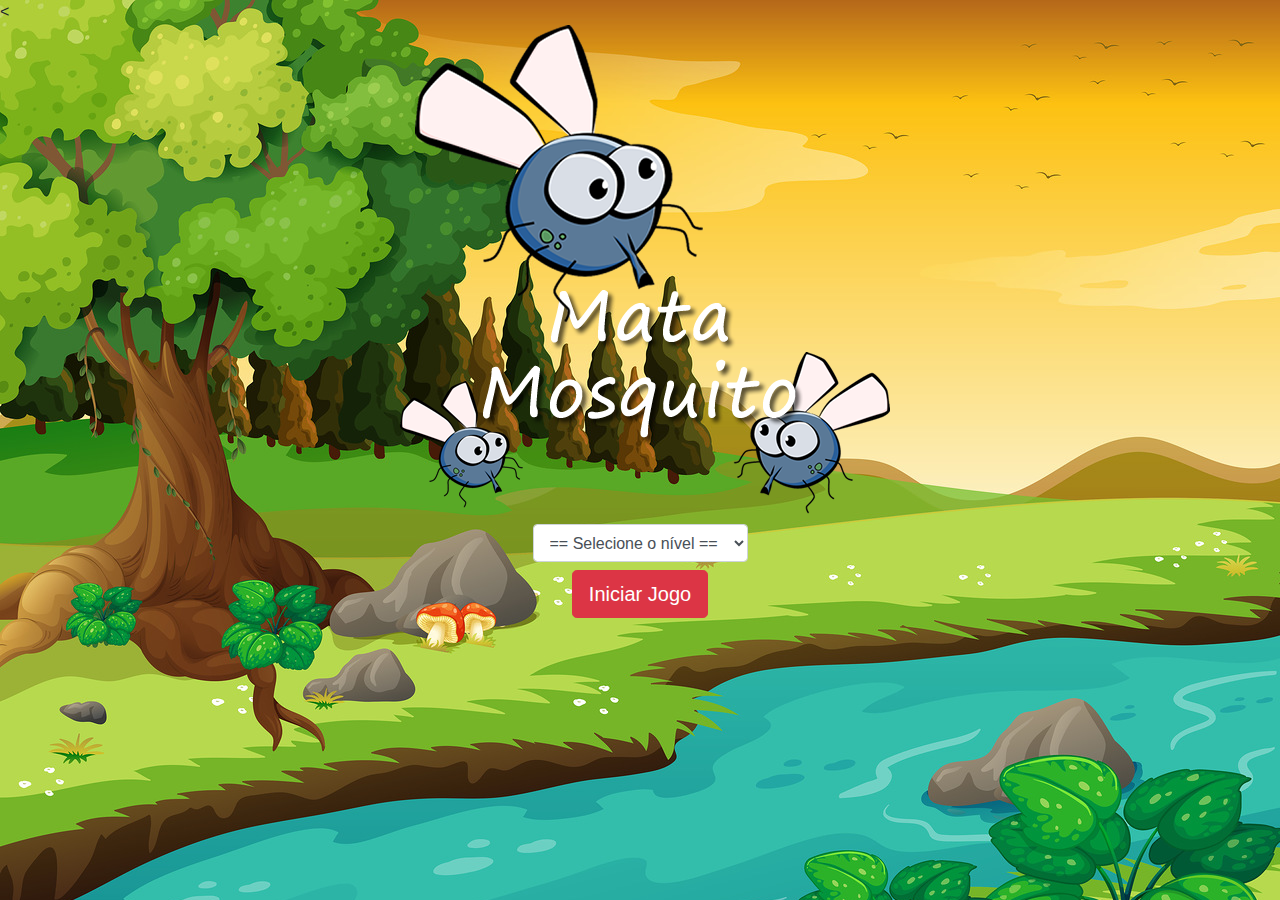
<file: index.html>
<!DOCTYPE html>
<html>
<head>
	<meta charset="utf-8">
	<meta http-equiv="X-UA-Compatible" content="IE=edge">
	<title></title>
		<link rel="stylesheet" href="https://maxcdn.bootstrapcdn.com/bootstrap/4.0.0/css/bootstrap.min.css" integrity="sha384-Gn5384xqQ1aoWXA+058RXPxPg6fy4IWvTNh0E263XmFcJlSAwiGgFAW/dAiS6JXm" crossorigin="anonymous">

		<link rel="stylesheet" href="style.css" />
		<<script src="jogo.js"></script>
</head>
<body>
<div class="container">
		<div class="row">
			<div class = "col">
				<div class = "d-flex justify-content-center">
					<img src="img/game.png" />
				</div>
			</div>
		</div>	
	
		<div class="row">
			<div class = "col">
				<div class = "d-flex justify-content-center">
					<div class="mb-2">
					<select id ="nivel" class="form-control">
						<option value="">== Selecione o nível ==</option>
						<option value="normal">Normal</option>
						<option value="dificl">Dificil</option>
						<option value="chucknorris">Chuck Norris</option>	
						</select>
					</div>
				</div>
			</div>
	</div>			


	<div class="row">
			<div class = "col">
				<div class = "d-flex justify-content-center">
					<button type="button" class="btn btn-danger btn-lg" onclick="iniciarJogo()">Iniciar Jogo</button>
				</div>
			</div>
		</div>
</div>		

</body>

</html>
</file>
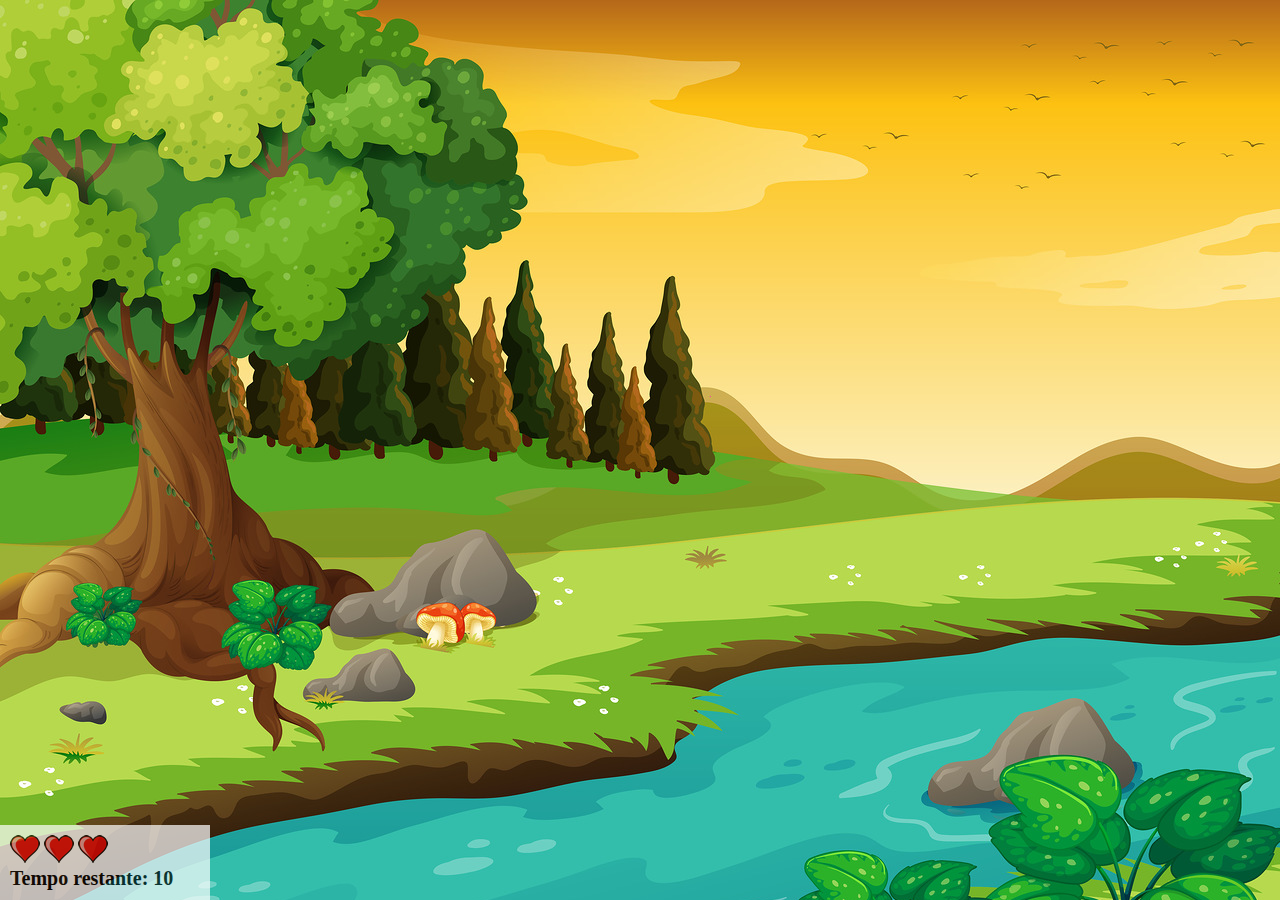
<file: app.html>
<!DOCTYPE html>
<html>
<head>
	<meta charset="utf-8">
	<meta http-equiv="X-UA-Compatible" content="IE=edge">
	<title></title>
	<link rel="stylesheet" href="style.css">
	<script src="jogo.js"></script>

</head>
<body onresize="ajustaTamanhoPalcoJogo()">
	<div class="painel">
		<div class="vidas">
			<img id="v1" src="img/coracao_cheio.png">
			<img id="v2" src="img/coracao_cheio.png">
			<img id="v3" src="img/coracao_cheio.png">

		</div>
		<div class="cronometro"> Tempo restante: <span id="cronometro"></span </div>
	</div>	

	<script>
		document.getElementById('cronometro').innerHTML = tempo
		var criaMosca =setInterval(function(){posicaoRandomica()}, criaMosquitoTempo)
	</script>
</body>

</html>
</file>
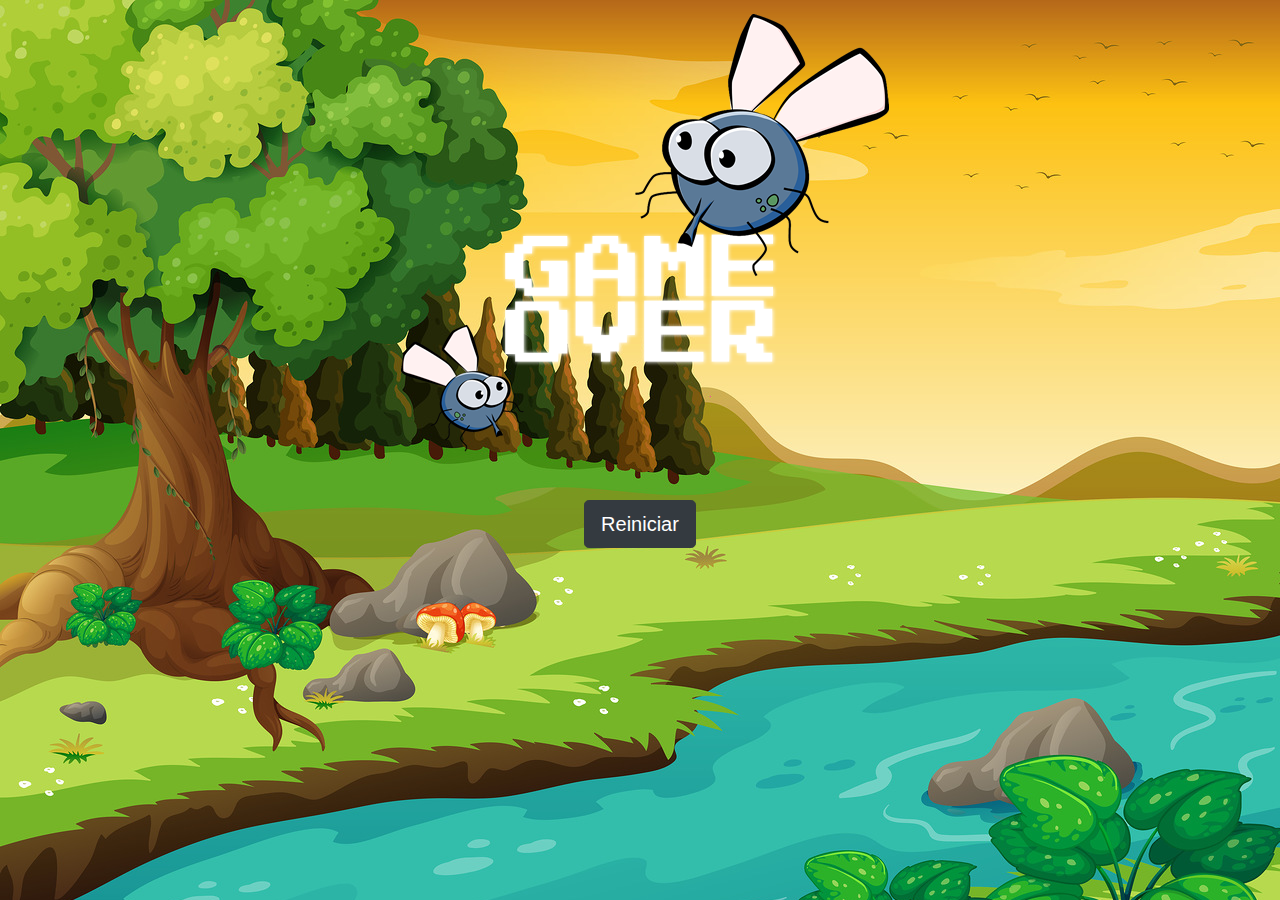
<file: fim_de_jogo.html>
<!DOCTYPE html>
<html>
<head>
	<meta charset="utf-8">
	<meta http-equiv="X-UA-Compatible" content="IE=edge">
	<title></title>
		<link rel="stylesheet" href="https://maxcdn.bootstrapcdn.com/bootstrap/4.0.0/css/bootstrap.min.css" integrity="sha384-Gn5384xqQ1aoWXA+058RXPxPg6fy4IWvTNh0E263XmFcJlSAwiGgFAW/dAiS6JXm" crossorigin="anonymous">

		<link rel="stylesheet" href="style.css" />

</head>
<body>
<div class="container">
		<div class="row">
			<div class = "col">
				<div class = "d-flex justify-content-center">
					<img src="img/game_over.png" />
				</div>
			</div>
		</div>	
	<div class="row">
			<div class = "col">
				<div class = "d-flex justify-content-center">
					<button type="button" class="btn btn-dark btn-lg" onclick="window.location.href= 'index.html'">Reiniciar</button>
				</div>
			</div>
	</div>
</div>		
</div>
</body>

</html>
</file>
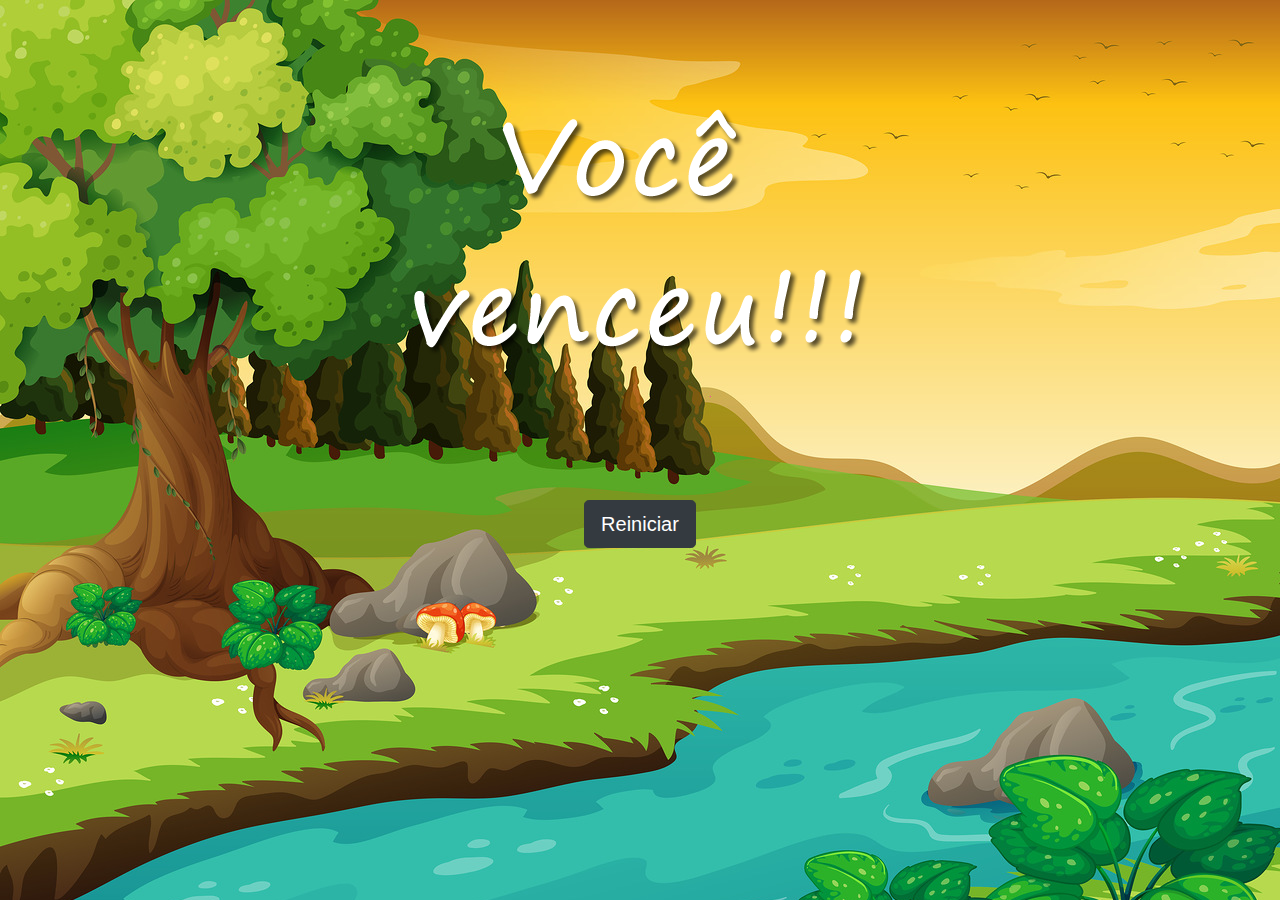
<file: vitoria.html>
<!DOCTYPE html>
<html>
<head>
	<meta charset="utf-8">
	<meta http-equiv="X-UA-Compatible" content="IE=edge">
	<title></title>
		<link rel="stylesheet" href="https://maxcdn.bootstrapcdn.com/bootstrap/4.0.0/css/bootstrap.min.css" integrity="sha384-Gn5384xqQ1aoWXA+058RXPxPg6fy4IWvTNh0E263XmFcJlSAwiGgFAW/dAiS6JXm" crossorigin="anonymous">

		<link rel="stylesheet" href="style.css" />

</head>
<body>
<div class="container">
		<div class="row">
			<div class = "col">
				<div class = "d-flex justify-content-center">
					<img src="img/vitoria.png" />
				</div>
			</div>
		</div>	
	<div class="row">
			<div class = "col">
				<div class = "d-flex justify-content-center">
					<button type="button" class="btn btn-dark btn-lg" onclick="window.location.href= 'index.html'">Reiniciar</button>
				</div>
			</div>
	</div>
</div>		
</div>
</body>

</html>
</file>
<file: style.css>
html{
	cursor: url(img/mata_mosca.png) 30 30, auto;
}

body{
	background-image: url('img/bg.jpg');
	background-repeat: no-repeat;
}


.mosquito1{
	width: 50px;
	height: 50px;
}

.mosquito2{
	width: 70px;
	height: 70px;
}

.mosquito3{
	width: 90px;''
	height: 90px;
}

.ladoA{
	transform: scaleX(1)
}

.ladoB{
	transform: scaleX(-1)
}

.painel{
	position: absolute;
	width: 190px;
	padding: 10px;
	left: 0px;
	bottom: 0px;
	border-topo:solid 1px #fff;
	background-color: #fff;
	opacity: 0.7;
}

.vdas{
	float: left;
}

.cronometro{
	float: left;
	font-size: 20px;
	font-weight: bold;
}
</file>
